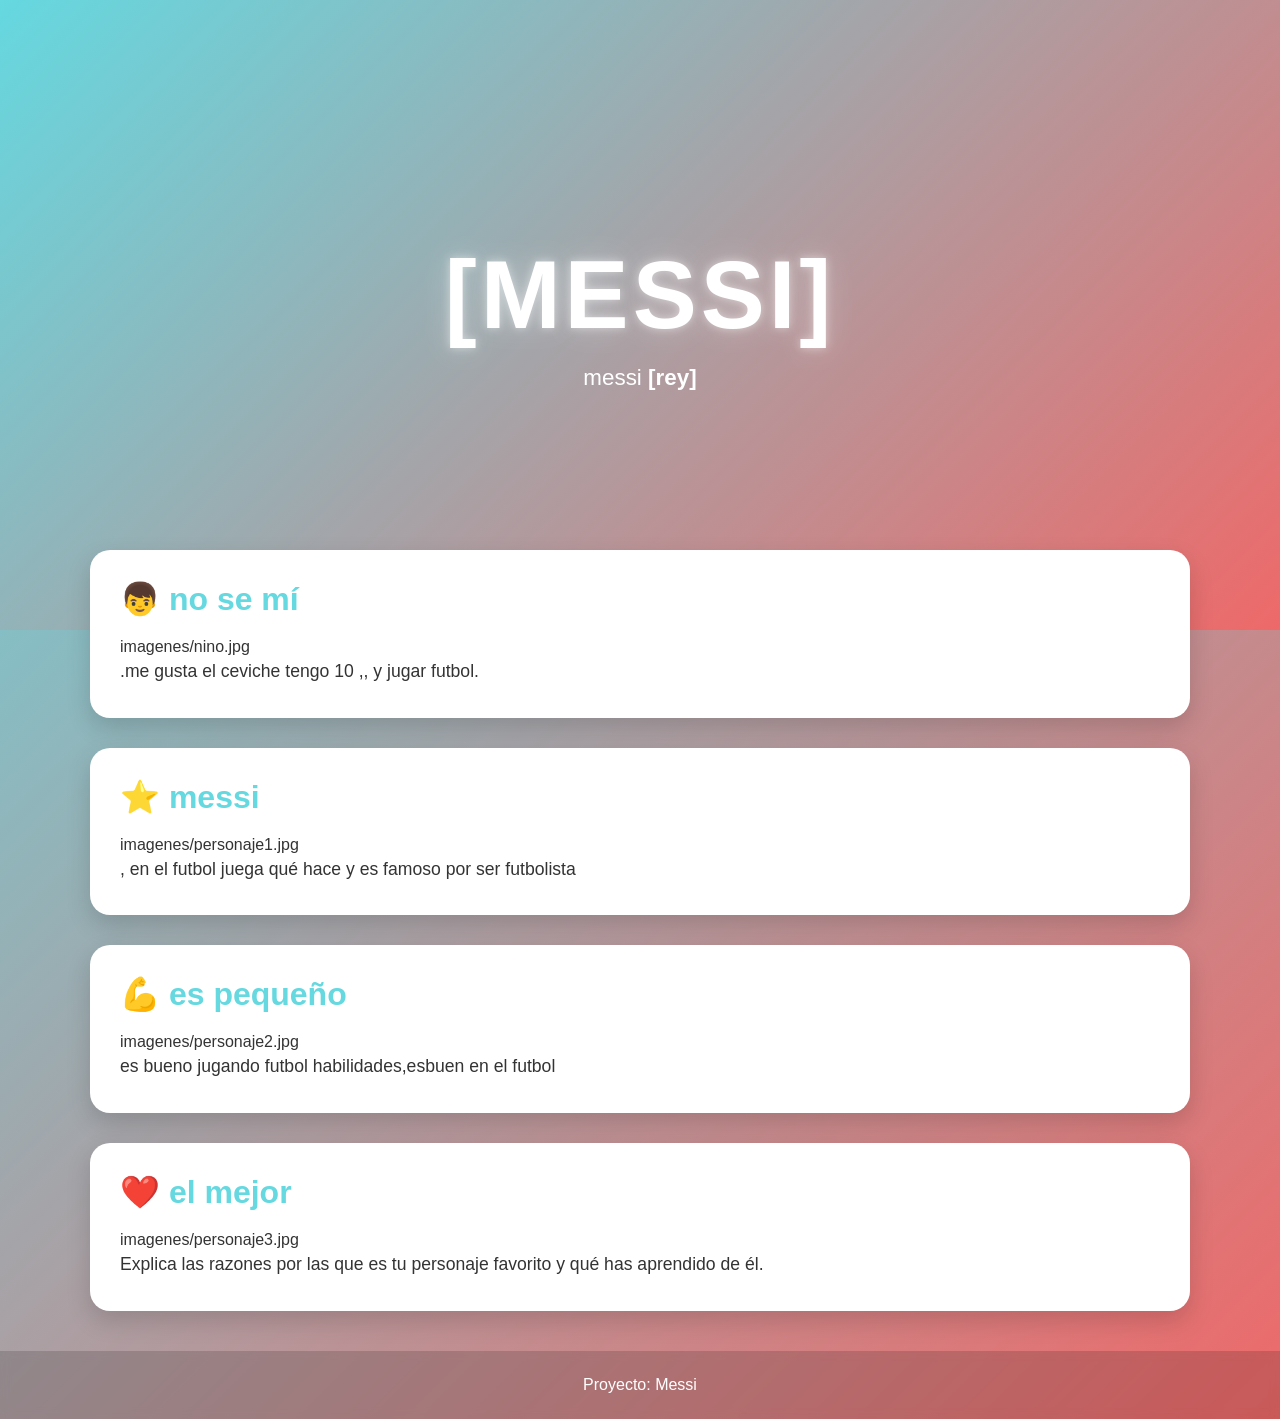
<file: docs/personajeFavorito/index.html>
<!DOCTYPE html>
<html lang="es">

<head>
    <meta charset="UTF-8">
    <meta name="viewport" content="width=device-width, initial-scale=1.0">
    <title>[Nombre del Personaje]</title>
    <link rel="stylesheet" href="style.css">
</head>

<body>

    <header class="hero">
        <div class="hero-content">
            <h1>[messi]
              <img|style=<with:200px>
            </h1>
            <p> messi <strong>[rey]</strong></p>
        </div>
    </header>

    <main>

        <section class="card">
            <h2>👦 no se mí</h2>
            imagenes/nino.jpg

            <p>
                .me gusta el ceviche
                tengo 10 ,,
                 y jugar futbol.
            </p>
        </section>

        <section class="card">
            <h2>⭐ messi</h2>
            imagenes/personaje1.jpg

            <p>
                , en el futbol juega
                qué hace y es famoso por ser futbolista
            </p>
        </section>

        <section class="card">
            <h2>💪 es pequeño</h2>
            imagenes/personaje2.jpg

            <p>
                 es bueno jugando futbol
                habilidades,esbuen en el futbol
            </p>
        </section>

        <section class="card">
            <h2>❤️  el mejor</h2>
            imagenes/personaje3.jpg

            <p>
                Explica las razones por las que es tu personaje favorito
                y qué has aprendido de él.
            </p>
        </section>

    </main>

    <footer>
        <p>Proyecto: Messi</p>
    </footer>

</body>

</html>
</file>
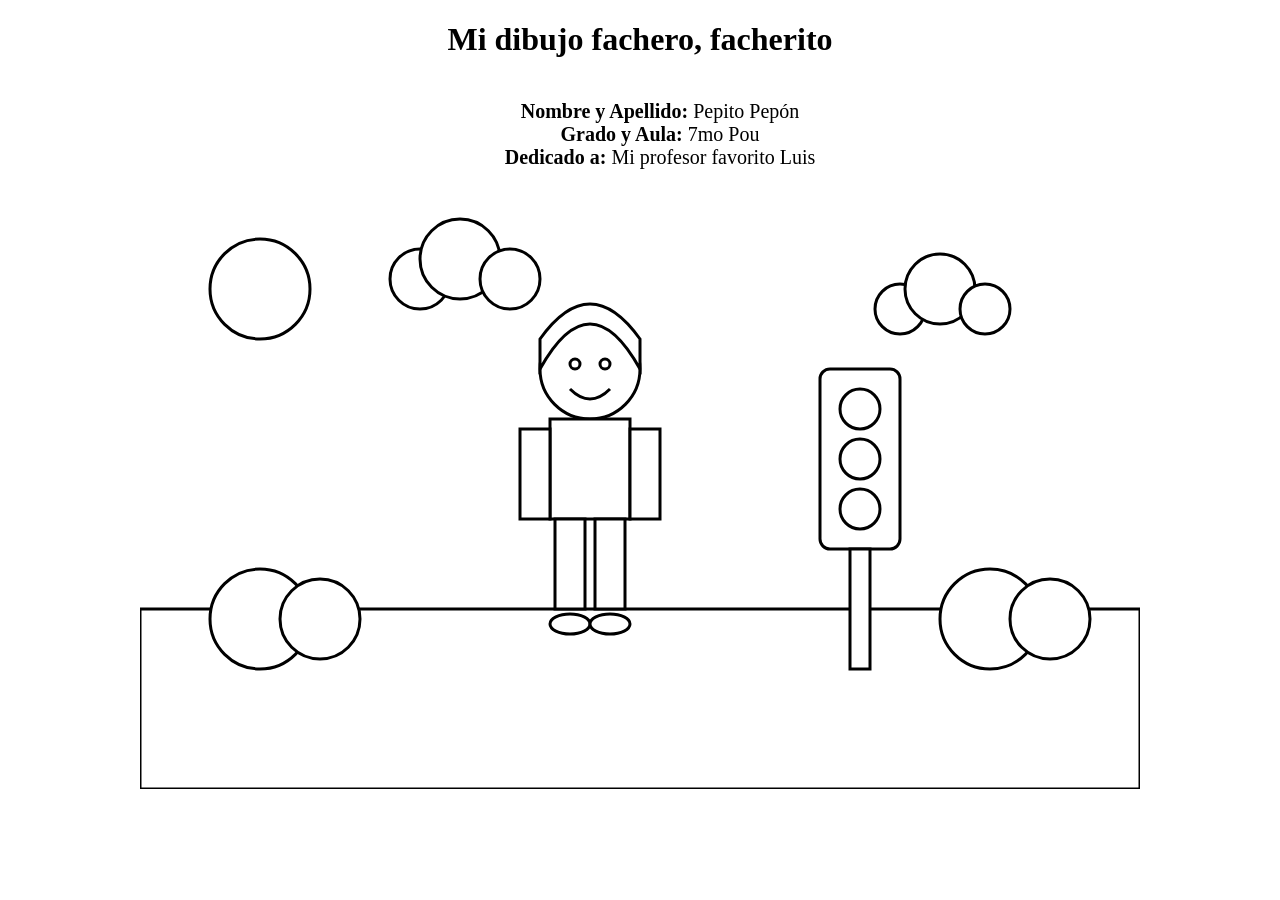
<file: docs/semaforoRGB/index.html>
<!DOCTYPE html>
<html lang="es">
<head>
    <meta charset="UTF-8">
    <title>Dibujo para colorear</title>
    <link rel="stylesheet" href="estilos.css">
</head>
<body>
<h1>Mi dibujo fachero, facherito</h1>
<ul>
  <li><strong>Nombre y Apellido:</strong> Pepito Pepón</li>
  <li><strong>Grado y Aula:</strong> 7mo Pou</li>
  <li><strong>Dedicado a:</strong> Mi profesor favorito Luis</li>
</ul>
<svg viewBox="0 0 1000 600" class="dibujo cielo">

    <!-- Sol -->
    <circle class="sol" cx="120" cy="100" r="50"/>

    <!-- Nubes -->
    <g class="nube">
        <circle class="nube-cuerpo" cx="280" cy="90" r="30"/>
        <circle class="nube-cuerpo" cx="320" cy="70" r="40"/>
        <circle class="nube-cuerpo" cx="370" cy="90" r="30"/>
    </g>

    <g class="nube">
        <circle class="nube-cuerpo" cx="760" cy="120" r="25"/>
        <circle class="nube-cuerpo" cx="800" cy="100" r="35"/>
        <circle class="nube-cuerpo" cx="845" cy="120" r="25"/>
    </g>

    <!-- Césped -->
    <rect class="cesped" x="0" y="420" width="1000" height="180"/>

    <!-- Arbustos -->
    <circle class="arbusto" cx="120" cy="430" r="50"/>
    <circle class="arbusto" cx="180" cy="430" r="40"/>

    <circle class="arbusto" cx="850" cy="430" r="50"/>
    <circle class="arbusto" cx="910" cy="430" r="40"/>

    <!-- Semáforo -->
    <g class="semaforo">

        <rect class="cuerpo-semaforo"
              x="680"
              y="180"
              width="80"
              height="180"
              rx="10"/>

        <circle class="luz-roja"
                cx="720"
                cy="220"
                r="20"/>

        <circle class="luz-amarilla"
                cx="720"
                cy="270"
                r="20"/>

        <circle class="luz-verde"
                cx="720"
                cy="320"
                r="20"/>

        <rect class="palo-semaforo"
              x="710"
              y="360"
              width="20"
              height="120"/>

    </g>

    <!-- Persona -->

    <!-- Cabeza -->
    <circle class="piel"
            cx="450"
            cy="180"
            r="50"/>

    <!-- Cabello -->
    <path class="cabello"
          d="M400 180
             Q450 90 500 180
             L500 150
             Q450 80 400 150 Z"/>

    <!-- Ojos -->
    <circle class="ojo"
            cx="435"
            cy="175"
            r="5"/>

    <circle class="ojo"
            cx="465"
            cy="175"
            r="5"/>

    <!-- Sonrisa -->
    <path class="boca"
          d="M430 200 Q450 220 470 200"/>

    <!-- Polo -->
    <rect class="polo"
          x="410"
          y="230"
          width="80"
          height="100"/>

    <!-- Brazos -->
    <rect class="piel"
          x="380"
          y="240"
          width="30"
          height="90"/>

    <rect class="piel"
          x="490"
          y="240"
          width="30"
          height="90"/>

    <!-- Pantalón -->
    <rect class="pantalon"
          x="415"
          y="330"
          width="30"
          height="90"/>

    <rect class="pantalon"
          x="455"
          y="330"
          width="30"
          height="90"/>

    <!-- Zapatos -->
    <ellipse class="zapato"
             cx="430"
             cy="435"
             rx="20"
             ry="10"/>

    <ellipse class="zapato"
             cx="470"
             cy="435"
             rx="20"
             ry="10"/>

</svg>

</body>
</html>
</file>
<file: docs/personajeFavorito/style.css>
/*======================================
  PALETA DE COLORES
======================================*/
:root {
    --color-primario: #65d8e0;
    --color-secundario: #ee6969;
}

/*======================================
  CONFIGURACIÓN GENERAL
======================================*/
* {
    margin: 0;
    padding: 0;
    box-sizing: border-box;
}

body {
    font-family: "Segoe UI", Arial, sans-serif;

    background: linear-gradient(
        135deg,
        var(--color-primario),
        var(--color-secundario)
    );

    min-height: 100vh;
    color: #333;
}

/*======================================
  HERO
======================================*/
.hero {
    height: 70vh;

    display: flex;
    justify-content: center;
    align-items: center;

    text-align: center;

    background: linear-gradient(
        135deg,
        var(--color-primario),
        var(--color-secundario)
    );

    color: white;
}

.hero-content {
    animation: aparecer 1.5s ease;
}

.hero h1 {
    font-size: clamp(3rem, 8vw, 6rem);
    letter-spacing: 4px;
    text-transform: uppercase;

    text-shadow:
        0 0 10px rgba(255,255,255,.5),
        0 0 30px rgba(255,255,255,.3);

    animation: flotar 3s ease-in-out infinite;
}

.hero p {
    font-size: 1.4rem;
    margin-top: 15px;
}

/*======================================
  CONTENEDOR
======================================*/
main {
    width: 90%;
    max-width: 1100px;

    margin: -80px auto 40px;
}

/*======================================
  TARJETAS
======================================*/
.card {
    background: white;

    margin-bottom: 30px;
    padding: 30px;

    border-radius: 20px;

    box-shadow: 0 10px 25px rgba(0,0,0,.15);

    transition: .3s;
}

.card:hover {
    transform: translateY(-8px);
}

.card h2 {
    color: var(--color-primario);
    margin-bottom: 20px;
    font-size: 2rem;
}

.card img {
    width: 100%;
    max-width: 450px;

    display: block;
    margin: 20px auto;

    border-radius: 15px;

    transition: .4s;
}

.card img:hover {
    transform: scale(1.05);
}

.card p {
    font-size: 1.1rem;
    line-height: 1.8;
}

/*======================================
  FOOTER
======================================*/
footer {
    text-align: center;

    padding: 25px;

    color: white;

    background: rgba(0,0,0,.15);

    backdrop-filter: blur(5px);
}

/*======================================
  ANIMACIONES
======================================*/
@keyframes aparecer {
    from {
        opacity: 0;
        transform: translateY(40px);
    }

    to {
        opacity: 1;
        transform: translateY(0);
    }
}

@keyframes flotar {
    0% {
        transform: translateY(0);
    }

    50% {
        transform: translateY(-10px);
    }

    100% {
        transform: translateY(0);
    }
}

/*======================================
  RESPONSIVE
======================================*/
@media (max-width: 768px) {

    .hero {
        height: 55vh;
    }

    .hero p {
        font-size: 1rem;
    }

    .card {
        padding: 20px;
    }

    .card h2 {
        font-size: 1.5rem;
    }
}
</file>
<file: docs/semaforoRGB/estilos.css>
body{
    margin:0;
    display:flex;
    justify-content:center;
    background:white;
    flex-direction: column;
    align-items: center;

}
h1 {
  text-align: center;
}
ul {
  list-style-type: none;
  display: flex;
  flex-direction: column;
  align-items: center;
  font-size: 20px;
}
.dibujo{
    width:1000px;
}

.cielo,
.sol,
.nube-cuerpo,
.cesped,
.arbusto,
.cuerpo-semaforo,
.luz-roja,
.luz-amarilla,
.luz-verde,
.palo-semaforo,
.piel,
.cabello,
.ojo,
.polo,
.pantalon,
.zapato{
    fill:white;
    stroke:black;
    stroke-width:3;
}
</file>
